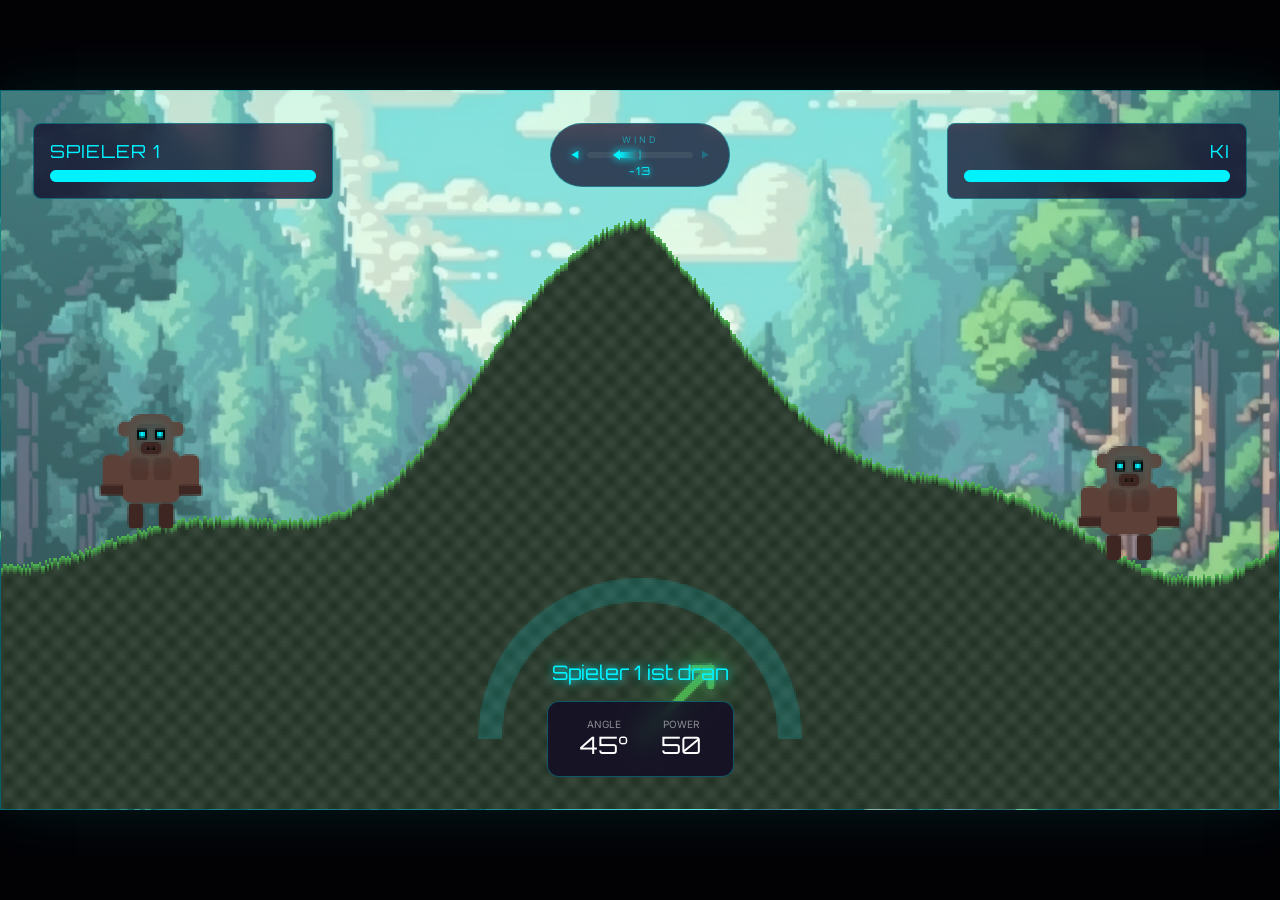
<file: index.html>
<!DOCTYPE html>
<html lang="de">
<head>
  <meta charset="UTF-8">
  <meta name="viewport" content="width=device-width, initial-scale=1.0">
  <title>Gorillaz Neo-Retro</title>
  <link href="https://fonts.googleapis.com/css2?family=Inter:wght@400;700&family=Orbitron:wght@400;700&display=swap" rel="stylesheet">
  <link rel="stylesheet" href="style.css">
</head>
<body>
  <div id="game-container">
    <canvas id="game"></canvas>
    
    <div id="ui-layer">
      <div class="hud-top">
        <div class="player-stats" id="p0-stats">
          <div class="player-name">Player 1</div>
          <div class="hp-bar-bg">
            <div class="hp-bar-fill" id="p0-hp"></div>
          </div>
        </div>
        <div class="player-stats" id="p1-stats">
          <div class="player-name align-right">AI</div>
          <div class="hp-bar-bg">
            <div class="hp-bar-fill" id="p1-hp"></div>
          </div>
        </div>
      </div>

      <div class="wind-indicator">
        <div class="wind-label">Wind</div>
        <div class="wind-display">
          <span class="wind-arrow-left" id="wind-arrow-left">◀</span>
          <div class="wind-track">
            <div class="wind-track-center"></div>
            <div class="wind-bar" id="wind-line"></div>
            <div class="wind-arrowhead" id="wind-arrowhead"></div>
          </div>
          <span class="wind-arrow-right" id="wind-arrow-right">▶</span>
        </div>
        <div class="wind-value" id="wind-value">0</div>
      </div>

      <div class="hud-bottom">
        <div class="turn-info" id="turn-indicator">Player 1 Turn</div>
        <div class="aim-controls" id="aim-ui">
          <div class="control-item">
            <div class="control-label">Angle</div>
            <div class="control-value"><span id="angle-val">45</span>°</div>
          </div>
          <div class="control-item">
            <div class="control-label">Power</div>
            <div class="control-value" id="power-val">50</div>
          </div>
        </div>
      </div>
    </div>

    <div id="game-over-overlay">
      <div class="winner-text" id="winner-name">WINNER</div>
      <div class="restart-text">Press SPACE to Restart</div>
    </div>
  </div>

  <script type="module" src="src/main.js"></script>
</body>
</html>
</file>
<file: style.css>
:root {
  --cyan: #00f2ff;
  --magenta: #ff0055;
  --glass: rgba(13, 2, 33, 0.7);
  --border: rgba(0, 242, 255, 0.3);
}

* {
  margin: 0;
  padding: 0;
  box-sizing: border-box;
}

body {
  background: #020205;
  color: #fff;
  font-family: 'Inter', sans-serif;
  display: flex;
  align-items: center;
  justify-content: center;
  height: 100vh;
  overflow: hidden;
  -webkit-user-select: none; /* Safari support */
  user-select: none;
}

#game-container {
  position: relative;
  width: 1280px;
  height: 720px;
  box-shadow: 0 0 50px rgba(0, 242, 255, 0.1);
  border: 1px solid var(--border);
  background-image: url('assets/background.jpg');
  background-size: cover;
  background-position: center;
}

canvas {
  display: block;
  width: 100%;
  height: 100%;
  image-rendering: pixelated;
  background: transparent;
}

#ui-layer {
  position: absolute;
  top: 0;
  left: 0;
  width: 100%;
  height: 100%;
  pointer-events: none;
  display: flex;
  flex-direction: column;
  padding: 32px;
}

.hud-top {
  display: flex;
  justify-content: space-between;
  width: 100%;
}

.player-stats {
  width: 300px;
  padding: 16px;
  background: var(--glass);
  -webkit-backdrop-filter: blur(10px); /* Prefix first */
  backdrop-filter: blur(10px);
  border: 1px solid var(--border);
  border-radius: 8px;
}

.player-name {
  font-family: 'Orbitron', sans-serif;
  font-size: 18px;
  margin-bottom: 8px;
  text-transform: uppercase;
  letter-spacing: 1px;
  color: var(--cyan);
}

.align-right {
  text-align: right;
}

.hp-bar-bg {
  height: 12px;
  background: rgba(255, 255, 255, 0.1);
  border-radius: 6px;
  overflow: hidden;
}

.hp-bar-fill {
  height: 100%;
  width: 100%;
  background: var(--cyan);
  transition: width 0.3s ease-out, background 0.3s;
  box-shadow: 0 0 10px var(--cyan);
}

.hp-bar-fill.low {
  background: var(--magenta);
  box-shadow: 0 0 10px var(--magenta);
}

.wind-indicator {
  position: absolute;
  top: 32px;
  left: 50%;
  transform: translateX(-50%);
  padding: 10px 20px 8px;
  background: var(--glass);
  -webkit-backdrop-filter: blur(10px);
  backdrop-filter: blur(10px);
  border: 1px solid var(--border);
  border-radius: 40px;
  display: flex;
  flex-direction: column;
  align-items: center;
  gap: 4px;
  min-width: 180px;
}

.wind-label {
  font-size: 9px;
  text-transform: uppercase;
  letter-spacing: 3px;
  color: rgba(0, 242, 255, 0.5);
}

.wind-display {
  display: flex;
  align-items: center;
  gap: 8px;
  width: 100%;
}

.wind-arrow-left,
.wind-arrow-right {
  font-size: 9px;
  color: rgba(0, 242, 255, 0.25);
  transition: color 0.4s, text-shadow 0.4s;
  flex-shrink: 0;
}

.wind-arrow-left.active {
  color: var(--cyan);
  text-shadow: 0 0 8px var(--cyan);
}

.wind-arrow-right.active {
  color: var(--cyan);
  text-shadow: 0 0 8px var(--cyan);
}

.wind-track {
  flex: 1;
  height: 6px;
  background: rgba(255,255,255,0.07);
  border-radius: 3px;
  position: relative;
  overflow: visible;
}

.wind-track-center {
  position: absolute;
  left: 50%;
  top: 50%;
  transform: translate(-50%, -50%);
  width: 2px;
  height: 10px;
  background: rgba(0,242,255,0.3);
  border-radius: 1px;
}

.wind-bar {
  position: absolute;
  top: 0;
  height: 100%;
  background: linear-gradient(90deg, transparent, var(--cyan));
  border-radius: 3px;
  transition: left 0.5s cubic-bezier(.4,0,.2,1), width 0.5s cubic-bezier(.4,0,.2,1);
  box-shadow: 0 0 10px var(--cyan);
}

.wind-bar.leftward {
  background: linear-gradient(90deg, var(--cyan), transparent);
}

.wind-arrowhead {
  position: absolute;
  top: 50%;
  transform: translateY(-50%);
  width: 0; height: 0;
  border-top: 5px solid transparent;
  border-bottom: 5px solid transparent;
  transition: left 0.5s cubic-bezier(.4,0,.2,1), border-right 0.5s, border-left 0.5s;
  filter: drop-shadow(0 0 4px var(--cyan));
}

.wind-arrowhead.right {
  border-left: 7px solid var(--cyan);
  border-right: none;
}

.wind-arrowhead.left {
  border-right: 7px solid var(--cyan);
  border-left: none;
}

.wind-value {
  font-family: 'Orbitron', sans-serif;
  font-size: 11px;
  color: var(--cyan);
  letter-spacing: 1px;
  text-shadow: 0 0 6px var(--cyan);
  min-width: 40px;
  text-align: center;
}

.hud-bottom {
  margin-top: auto;
  display: flex;
  flex-direction: column;
  align-items: center;
  gap: 16px;
}

.turn-info {
  font-family: 'Orbitron', sans-serif;
  font-size: 20px;
  color: var(--cyan);
  text-shadow: 0 0 10px var(--cyan);
  opacity: 0;
  transition: opacity 0.3s;
}

.aim-controls {
  display: flex;
  gap: 32px;
  padding: 16px 32px;
  background: var(--glass);
  -webkit-backdrop-filter: blur(10px); /* Prefix first */
  backdrop-filter: blur(10px);
  border: 1px solid var(--border);
  border-radius: 12px;
  opacity: 0;
  transform: translateY(20px);
  transition: all 0.3s;
}

.aim-controls.active {
  opacity: 1;
  transform: translateY(0);
}

.control-item {
  display: flex;
  flex-direction: column;
  align-items: center;
}

.control-label {
  font-size: 10px;
  text-transform: uppercase;
  color: rgba(255, 255, 255, 0.5);
}

.control-value {
  font-family: 'Orbitron', sans-serif;
  font-size: 24px;
  color: #fff;
}

#game-over-overlay {
  position: absolute;
  top: 0;
  left: 0;
  width: 100%;
  height: 100%;
  background: rgba(2, 2, 5, 0.85);
  -webkit-backdrop-filter: blur(15px); /* Added missing prefix & fixed order */
  backdrop-filter: blur(15px);
  display: flex;
  flex-direction: column;
  align-items: center;
  justify-content: center;
  opacity: 0;
  pointer-events: none;
  transition: opacity 0.5s;
  z-index: 10;
}

#game-over-overlay.visible {
  opacity: 1;
  pointer-events: auto;
}

.winner-text {
  font-family: 'Orbitron', sans-serif;
  font-size: 64px;
  margin-bottom: 24px;
  color: var(--cyan);
  text-shadow: 0 0 30px var(--cyan);
}

.restart-text {
  font-size: 20px;
  color: rgba(255, 255, 255, 0.6);
  animation: pulse 2s infinite;
}

@keyframes pulse {
  0% {
    opacity: 0.4;
  }
  50% {
    opacity: 1;
  }
  100% {
    opacity: 0.4;
  }
}
#volume-overlay {
  position: absolute;
  bottom: 120px;
  right: 32px;
  display: none;
  flex-direction: column;
  gap: 16px;
  padding: 20px 24px;
  background: var(--glass);
  -webkit-backdrop-filter: blur(10px);
  backdrop-filter: blur(10px);
  border: 1px solid var(--border);
  border-radius: 12px;
  z-index: 20;
  pointer-events: auto;
  min-width: 280px;
}

.vol-title {
  font-family: 'Orbitron', sans-serif;
  font-size: 13px;
  text-transform: uppercase;
  letter-spacing: 2px;
  color: var(--cyan);
  margin-bottom: 4px;
}

.vol-hint {
  color: rgba(255, 255, 255, 0.4);
  font-size: 11px;
}

.vol-row {
  display: flex;
  align-items: center;
  gap: 12px;
}

.vol-label {
  font-size: 11px;
  text-transform: uppercase;
  letter-spacing: 1px;
  color: rgba(255, 255, 255, 0.6);
  width: 56px;
}

.vol-row input[type="range"] {
  flex: 1;
  accent-color: var(--cyan);
  cursor: pointer;
}

.vol-val {
  font-family: 'Orbitron', sans-serif;
  font-size: 12px;
  color: var(--cyan);
  width: 28px;
  text-align: right;
}
</file>
